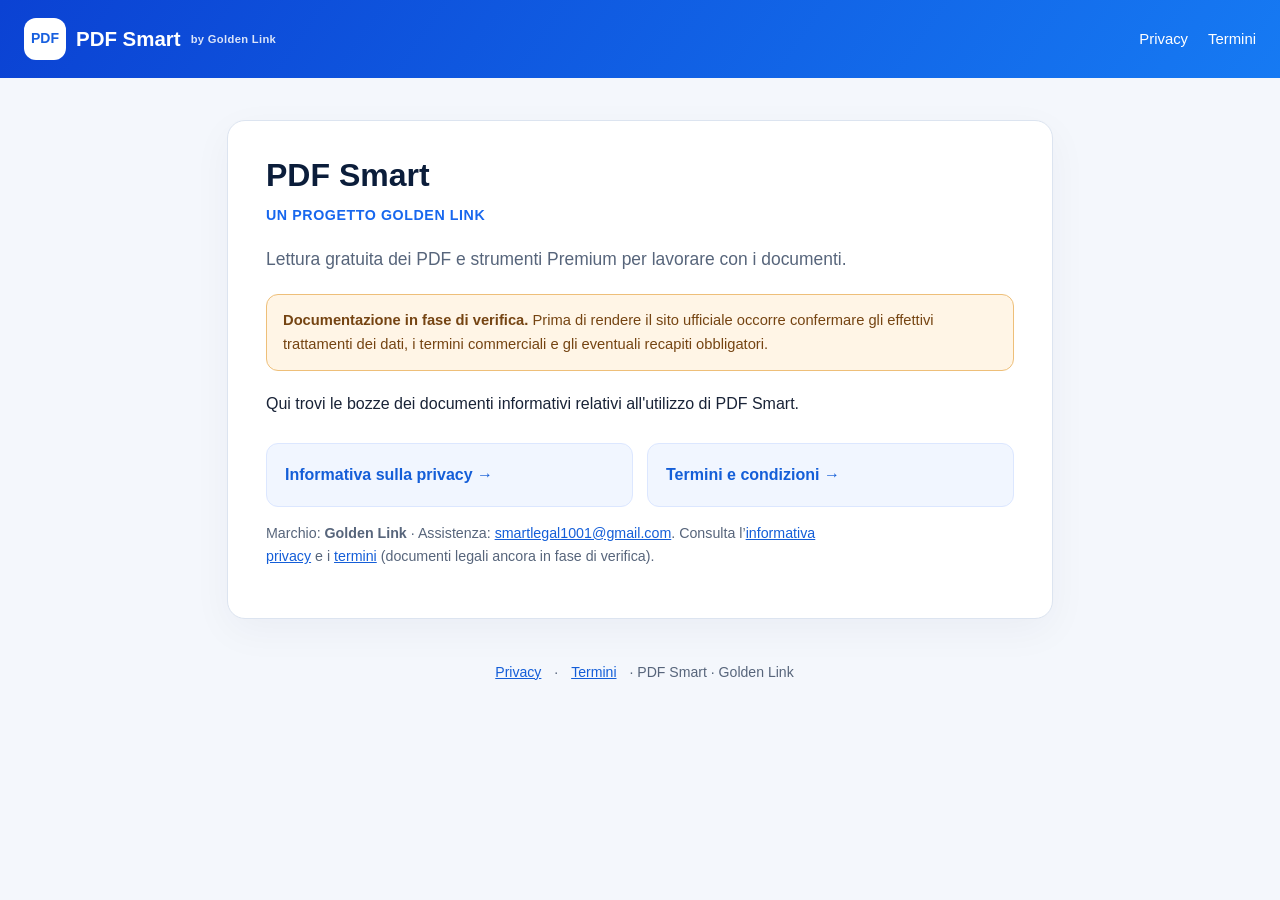
<file: index.html>
<!doctype html><html lang="it"><head><meta charset="utf-8"><meta name="viewport" content="width=device-width,initial-scale=1"><title>PDF Smart by Golden Link — Informazioni e documenti legali</title><meta name="description" content="PDF Smart by Golden Link: informazioni, assistenza, privacy e termini di utilizzo."><link rel="icon" type="image/svg+xml" href="pdfsmart-icon.svg"><link rel="stylesheet" href="style.css"></head><body><header><div class="wrap"><a class="brand" href="index.html"><span class="logo">PDF</span>PDF Smart <span class="brand-sub">by Golden Link</span></a><nav><a href="privacy.html">Privacy</a><a href="termini.html">Termini</a></nav></div></header><main><div class="card"><h1>PDF Smart</h1><p class="eyebrow">Un progetto Golden Link</p><p class="lead">Lettura gratuita dei PDF e strumenti Premium per lavorare con i documenti.</p><div class="warning"><strong>Documentazione in fase di verifica.</strong> Prima di rendere il sito ufficiale occorre confermare gli effettivi trattamenti dei dati, i termini commerciali e gli eventuali recapiti obbligatori.</div><p>Qui trovi le bozze dei documenti informativi relativi all'utilizzo di PDF Smart.</p><div class="actions"><a href="privacy.html">Informativa sulla privacy →</a><a href="termini.html">Termini e condizioni →</a></div><p class="meta">Marchio: <strong>Golden Link</strong> · Assistenza: <a href="mailto:smartlegal1001@gmail.com">smartlegal1001@gmail.com</a>. Consulta l’<a href="privacy.html">informativa privacy</a> e i <a href="termini.html">termini</a> (documenti legali ancora in fase di verifica).</p></div></main><footer><a href="privacy.html">Privacy</a> · <a href="termini.html">Termini</a> · PDF Smart · Golden Link</footer></body></html>
</file>
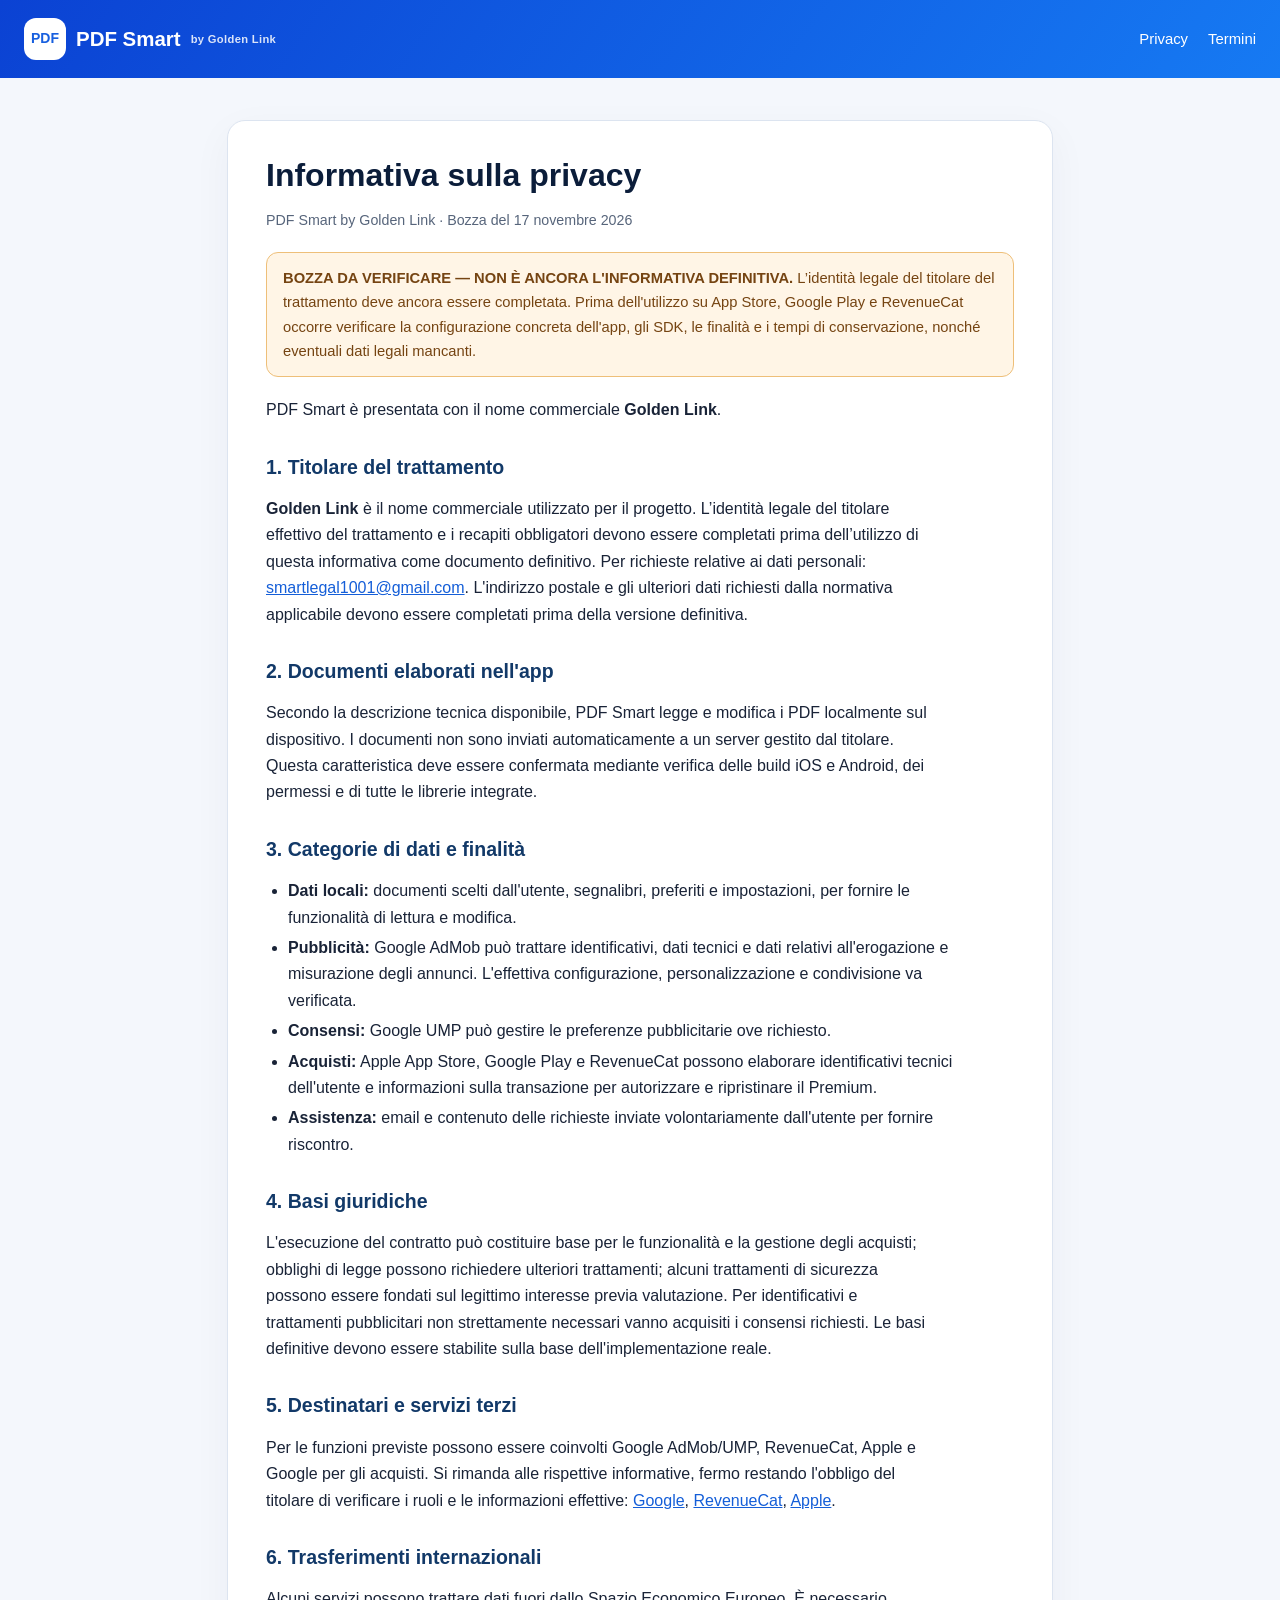
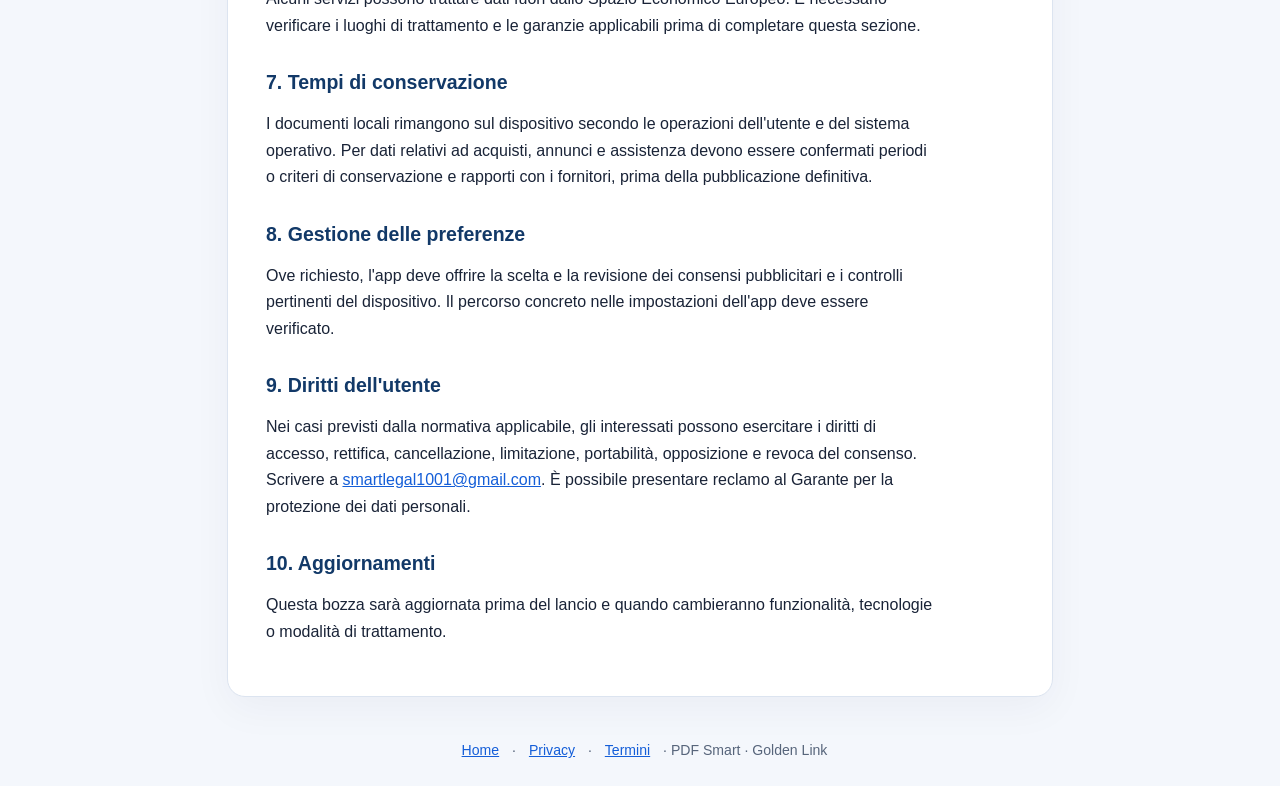
<file: privacy.html>
<!doctype html><html lang="it"><head><meta charset="utf-8"><meta name="viewport" content="width=device-width,initial-scale=1"><title>Privacy Policy — PDF Smart by Golden Link</title><meta name="description" content="Bozza dell'informativa privacy dell'app PDF Smart."><link rel="icon" type="image/svg+xml" href="pdfsmart-icon.svg"><link rel="stylesheet" href="style.css"></head><body><header><div class="wrap"><a class="brand" href="index.html"><span class="logo">PDF</span>PDF Smart <span class="brand-sub">by Golden Link</span></a><nav><a href="privacy.html">Privacy</a><a href="termini.html">Termini</a></nav></div></header><main><article class="card"><h1>Informativa sulla privacy</h1><p class="meta">PDF Smart by Golden Link · Bozza del 17 novembre 2026</p><div class="warning"><strong>BOZZA DA VERIFICARE — NON È ANCORA L'INFORMATIVA DEFINITIVA.</strong> L’identità legale del titolare del trattamento deve ancora essere completata. Prima dell'utilizzo su App Store, Google Play e RevenueCat occorre verificare la configurazione concreta dell'app, gli SDK, le finalità e i tempi di conservazione, nonché eventuali dati legali mancanti.</div>
<p>PDF Smart è presentata con il nome commerciale <strong>Golden Link</strong>.</p><h2>1. Titolare del trattamento</h2><p><strong>Golden Link</strong> è il nome commerciale utilizzato per il progetto. L’identità legale del titolare effettivo del trattamento e i recapiti obbligatori devono essere completati prima dell’utilizzo di questa informativa come documento definitivo. Per richieste relative ai dati personali: <a href="mailto:smartlegal1001@gmail.com">smartlegal1001@gmail.com</a>. L'indirizzo postale e gli ulteriori dati richiesti dalla normativa applicabile devono essere completati prima della versione definitiva.</p>
<h2>2. Documenti elaborati nell'app</h2><p>Secondo la descrizione tecnica disponibile, PDF Smart legge e modifica i PDF localmente sul dispositivo. I documenti non sono inviati automaticamente a un server gestito dal titolare. Questa caratteristica deve essere confermata mediante verifica delle build iOS e Android, dei permessi e di tutte le librerie integrate.</p>
<h2>3. Categorie di dati e finalità</h2><ul><li><strong>Dati locali:</strong> documenti scelti dall'utente, segnalibri, preferiti e impostazioni, per fornire le funzionalità di lettura e modifica.</li><li><strong>Pubblicità:</strong> Google AdMob può trattare identificativi, dati tecnici e dati relativi all'erogazione e misurazione degli annunci. L'effettiva configurazione, personalizzazione e condivisione va verificata.</li><li><strong>Consensi:</strong> Google UMP può gestire le preferenze pubblicitarie ove richiesto.</li><li><strong>Acquisti:</strong> Apple App Store, Google Play e RevenueCat possono elaborare identificativi tecnici dell'utente e informazioni sulla transazione per autorizzare e ripristinare il Premium.</li><li><strong>Assistenza:</strong> email e contenuto delle richieste inviate volontariamente dall'utente per fornire riscontro.</li></ul>
<h2>4. Basi giuridiche</h2><p>L'esecuzione del contratto può costituire base per le funzionalità e la gestione degli acquisti; obblighi di legge possono richiedere ulteriori trattamenti; alcuni trattamenti di sicurezza possono essere fondati sul legittimo interesse previa valutazione. Per identificativi e trattamenti pubblicitari non strettamente necessari vanno acquisiti i consensi richiesti. Le basi definitive devono essere stabilite sulla base dell'implementazione reale.</p>
<h2>5. Destinatari e servizi terzi</h2><p>Per le funzioni previste possono essere coinvolti Google AdMob/UMP, RevenueCat, Apple e Google per gli acquisti. Si rimanda alle rispettive informative, fermo restando l'obbligo del titolare di verificare i ruoli e le informazioni effettive: <a href="https://policies.google.com/privacy">Google</a>, <a href="https://www.revenuecat.com/privacy/">RevenueCat</a>, <a href="https://www.apple.com/legal/privacy/">Apple</a>.</p>
<h2>6. Trasferimenti internazionali</h2><p>Alcuni servizi possono trattare dati fuori dallo Spazio Economico Europeo. È necessario verificare i luoghi di trattamento e le garanzie applicabili prima di completare questa sezione.</p>
<h2>7. Tempi di conservazione</h2><p>I documenti locali rimangono sul dispositivo secondo le operazioni dell'utente e del sistema operativo. Per dati relativi ad acquisti, annunci e assistenza devono essere confermati periodi o criteri di conservazione e rapporti con i fornitori, prima della pubblicazione definitiva.</p>
<h2>8. Gestione delle preferenze</h2><p>Ove richiesto, l'app deve offrire la scelta e la revisione dei consensi pubblicitari e i controlli pertinenti del dispositivo. Il percorso concreto nelle impostazioni dell'app deve essere verificato.</p>
<h2>9. Diritti dell'utente</h2><p>Nei casi previsti dalla normativa applicabile, gli interessati possono esercitare i diritti di accesso, rettifica, cancellazione, limitazione, portabilità, opposizione e revoca del consenso. Scrivere a <a href="mailto:smartlegal1001@gmail.com">smartlegal1001@gmail.com</a>. È possibile presentare reclamo al Garante per la protezione dei dati personali.</p>
<h2>10. Aggiornamenti</h2><p>Questa bozza sarà aggiornata prima del lancio e quando cambieranno funzionalità, tecnologie o modalità di trattamento.</p></article></main><footer><a href="index.html">Home</a> · <a href="privacy.html">Privacy</a> · <a href="termini.html">Termini</a> · PDF Smart · Golden Link</footer></body></html>
</file>
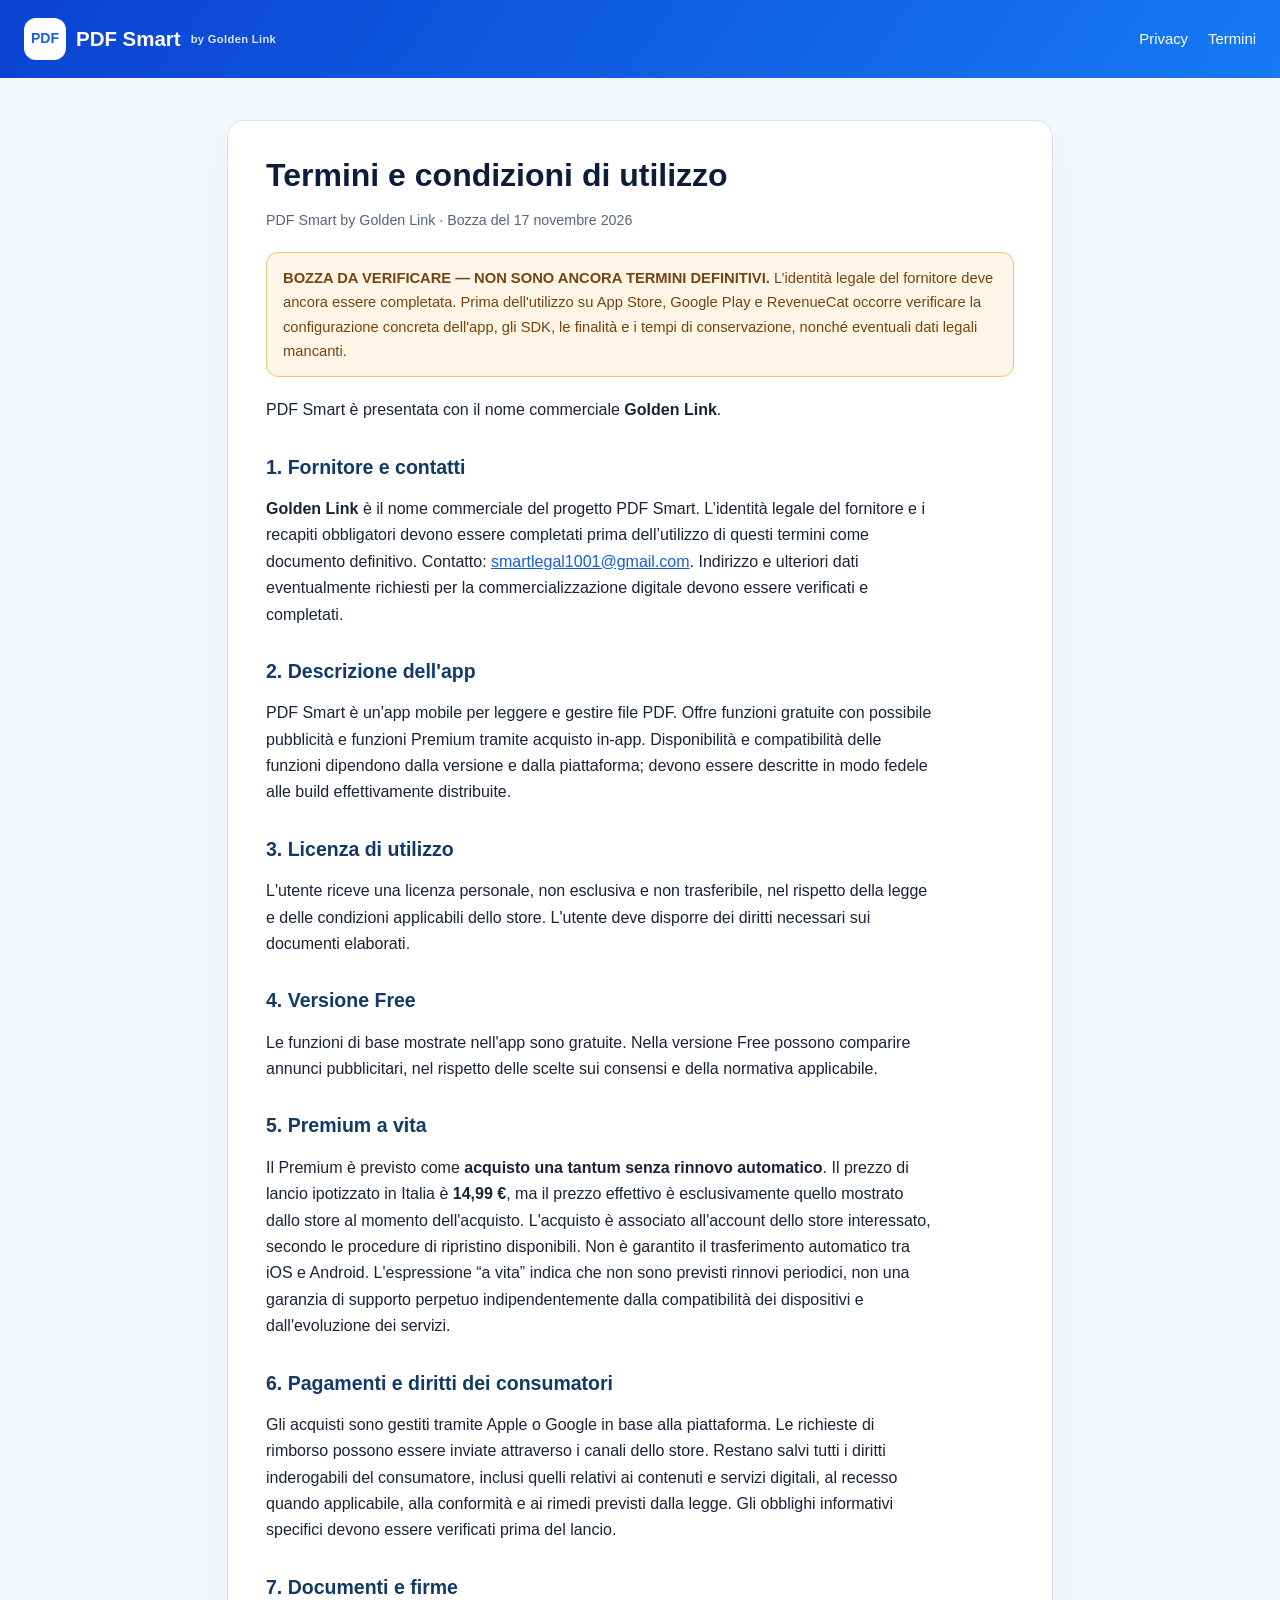
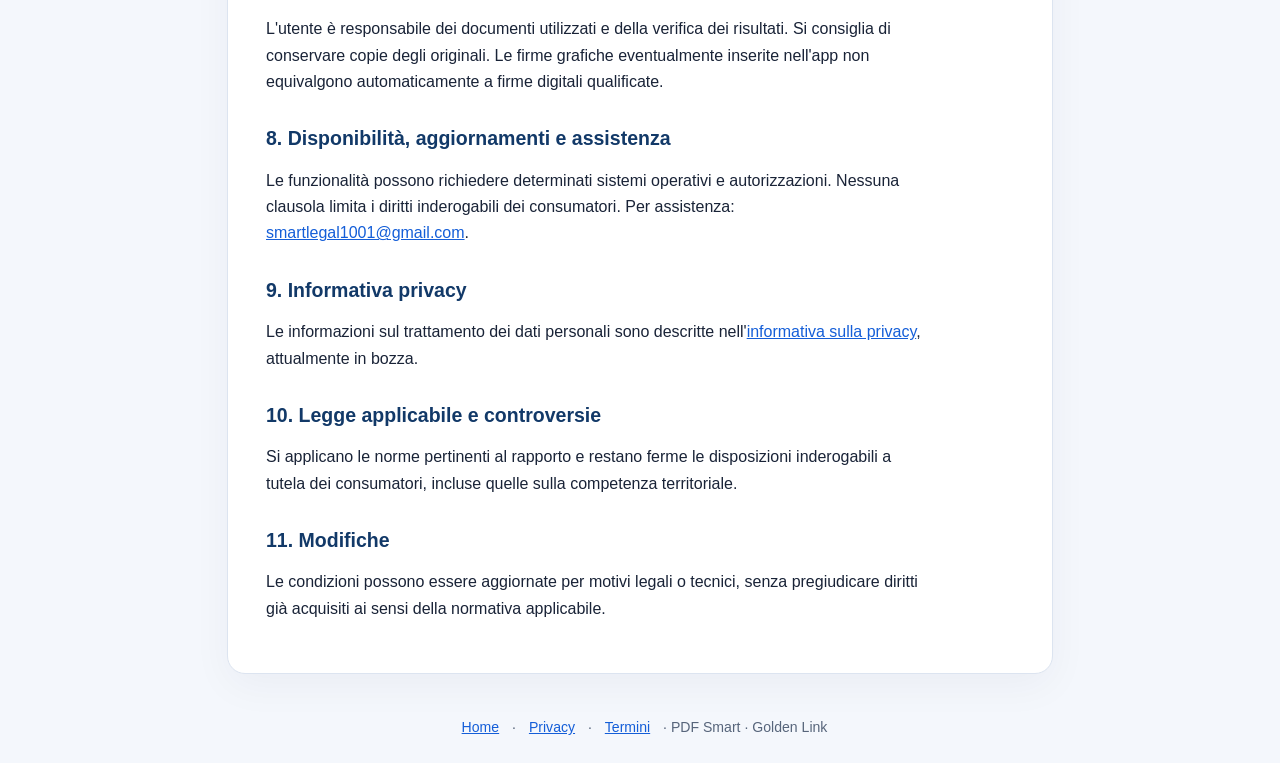
<file: termini.html>
<!doctype html><html lang="it"><head><meta charset="utf-8"><meta name="viewport" content="width=device-width,initial-scale=1"><title>Termini e condizioni — PDF Smart by Golden Link</title><meta name="description" content="Bozza dei termini e condizioni dell'app PDF Smart."><link rel="icon" type="image/svg+xml" href="pdfsmart-icon.svg"><link rel="stylesheet" href="style.css"></head><body><header><div class="wrap"><a class="brand" href="index.html"><span class="logo">PDF</span>PDF Smart <span class="brand-sub">by Golden Link</span></a><nav><a href="privacy.html">Privacy</a><a href="termini.html">Termini</a></nav></div></header><main><article class="card"><h1>Termini e condizioni di utilizzo</h1><p class="meta">PDF Smart by Golden Link · Bozza del 17 novembre 2026</p><div class="warning"><strong>BOZZA DA VERIFICARE — NON SONO ANCORA TERMINI DEFINITIVI.</strong> L’identità legale del fornitore deve ancora essere completata. Prima dell'utilizzo su App Store, Google Play e RevenueCat occorre verificare la configurazione concreta dell'app, gli SDK, le finalità e i tempi di conservazione, nonché eventuali dati legali mancanti.</div>
<p>PDF Smart è presentata con il nome commerciale <strong>Golden Link</strong>.</p><h2>1. Fornitore e contatti</h2><p><strong>Golden Link</strong> è il nome commerciale del progetto PDF Smart. L’identità legale del fornitore e i recapiti obbligatori devono essere completati prima dell’utilizzo di questi termini come documento definitivo. Contatto: <a href="mailto:smartlegal1001@gmail.com">smartlegal1001@gmail.com</a>. Indirizzo e ulteriori dati eventualmente richiesti per la commercializzazione digitale devono essere verificati e completati.</p>
<h2>2. Descrizione dell'app</h2><p>PDF Smart è un'app mobile per leggere e gestire file PDF. Offre funzioni gratuite con possibile pubblicità e funzioni Premium tramite acquisto in-app. Disponibilità e compatibilità delle funzioni dipendono dalla versione e dalla piattaforma; devono essere descritte in modo fedele alle build effettivamente distribuite.</p>
<h2>3. Licenza di utilizzo</h2><p>L'utente riceve una licenza personale, non esclusiva e non trasferibile, nel rispetto della legge e delle condizioni applicabili dello store. L'utente deve disporre dei diritti necessari sui documenti elaborati.</p>
<h2>4. Versione Free</h2><p>Le funzioni di base mostrate nell'app sono gratuite. Nella versione Free possono comparire annunci pubblicitari, nel rispetto delle scelte sui consensi e della normativa applicabile.</p>
<h2>5. Premium a vita</h2><p>Il Premium è previsto come <strong>acquisto una tantum senza rinnovo automatico</strong>. Il prezzo di lancio ipotizzato in Italia è <strong>14,99 €</strong>, ma il prezzo effettivo è esclusivamente quello mostrato dallo store al momento dell'acquisto. L'acquisto è associato all'account dello store interessato, secondo le procedure di ripristino disponibili. Non è garantito il trasferimento automatico tra iOS e Android. L'espressione “a vita” indica che non sono previsti rinnovi periodici, non una garanzia di supporto perpetuo indipendentemente dalla compatibilità dei dispositivi e dall'evoluzione dei servizi.</p>
<h2>6. Pagamenti e diritti dei consumatori</h2><p>Gli acquisti sono gestiti tramite Apple o Google in base alla piattaforma. Le richieste di rimborso possono essere inviate attraverso i canali dello store. Restano salvi tutti i diritti inderogabili del consumatore, inclusi quelli relativi ai contenuti e servizi digitali, al recesso quando applicabile, alla conformità e ai rimedi previsti dalla legge. Gli obblighi informativi specifici devono essere verificati prima del lancio.</p>
<h2>7. Documenti e firme</h2><p>L'utente è responsabile dei documenti utilizzati e della verifica dei risultati. Si consiglia di conservare copie degli originali. Le firme grafiche eventualmente inserite nell'app non equivalgono automaticamente a firme digitali qualificate.</p>
<h2>8. Disponibilità, aggiornamenti e assistenza</h2><p>Le funzionalità possono richiedere determinati sistemi operativi e autorizzazioni. Nessuna clausola limita i diritti inderogabili dei consumatori. Per assistenza: <a href="mailto:smartlegal1001@gmail.com">smartlegal1001@gmail.com</a>.</p>
<h2>9. Informativa privacy</h2><p>Le informazioni sul trattamento dei dati personali sono descritte nell'<a href="privacy.html">informativa sulla privacy</a>, attualmente in bozza.</p>
<h2>10. Legge applicabile e controversie</h2><p>Si applicano le norme pertinenti al rapporto e restano ferme le disposizioni inderogabili a tutela dei consumatori, incluse quelle sulla competenza territoriale.</p>
<h2>11. Modifiche</h2><p>Le condizioni possono essere aggiornate per motivi legali o tecnici, senza pregiudicare diritti già acquisiti ai sensi della normativa applicabile.</p></article></main><footer><a href="index.html">Home</a> · <a href="privacy.html">Privacy</a> · <a href="termini.html">Termini</a> · PDF Smart · Golden Link</footer></body></html>
</file>
<file: style.css>
:root{--blue:#1767ee;--navy:#0b1d3a;--ink:#192337;--muted:#57657b;--bg:#f4f7fc;--line:#dce4f0}*{box-sizing:border-box}body{margin:0;background:var(--bg);font:16px/1.65 -apple-system,BlinkMacSystemFont,"Segoe UI",Roboto,Arial,sans-serif;color:var(--ink)}a{color:#145ed8}header{background:linear-gradient(125deg,#0b42d3,#167af3);color:white}header .wrap{display:flex;align-items:center;justify-content:space-between;padding:18px 24px}header a{color:white;text-decoration:none}nav{display:flex;gap:20px;font-size:.93rem}nav a:hover{text-decoration:underline}.brand{display:flex;align-items:center;gap:10px;font-size:1.28rem;font-weight:800}.logo{display:inline-flex;align-items:center;justify-content:center;background:white;color:#175fdf;border-radius:12px;font-size:14px;width:42px;height:42px}main{max-width:870px;margin:42px auto;padding:0 22px}.card{background:white;border:1px solid var(--line);border-radius:18px;padding:35px 38px;box-shadow:0 12px 40px rgba(15,33,78,.045)}.lead{font-size:1.09rem;color:var(--muted)}h1{color:var(--navy);font-size:2rem;line-height:1.2;margin:0 0 14px}h2{color:#123968;font-size:1.22rem;line-height:1.35;margin:30px 0 10px}p,li{max-width:75ch}ul{padding-left:22px}li{margin:4px 0}.meta{color:var(--muted);font-size:.89rem}.warning{background:#fff5e6;border:1px solid #eebf79;border-radius:12px;padding:13px 16px;margin:20px 0;color:#754412;font-size:.92rem}.actions{display:grid;grid-template-columns:repeat(auto-fit,minmax(210px,1fr));gap:14px;margin-top:26px}.actions a{background:#f1f6ff;border:1px solid #dce7ff;padding:18px;border-radius:12px;text-decoration:none;font-weight:700}.actions a:hover{border-color:#1767ee}footer{margin:42px 0 24px;text-align:center;font-size:.88rem;color:var(--muted)}footer a{margin:0 9px}@media(max-width:620px){header .wrap{padding:13px 17px;align-items:flex-start;flex-direction:column;gap:8px}main{margin:22px auto;padding:0 12px}.card{padding:24px 20px}h1{font-size:1.65rem}nav{gap:14px}}
.brand-sub{font-size:.7rem;font-weight:600;letter-spacing:.03em;opacity:.85;white-space:nowrap}.eyebrow{font-size:.89rem;font-weight:750;letter-spacing:.04em;text-transform:uppercase;color:var(--blue);margin:-4px 0 12px}
</file>
